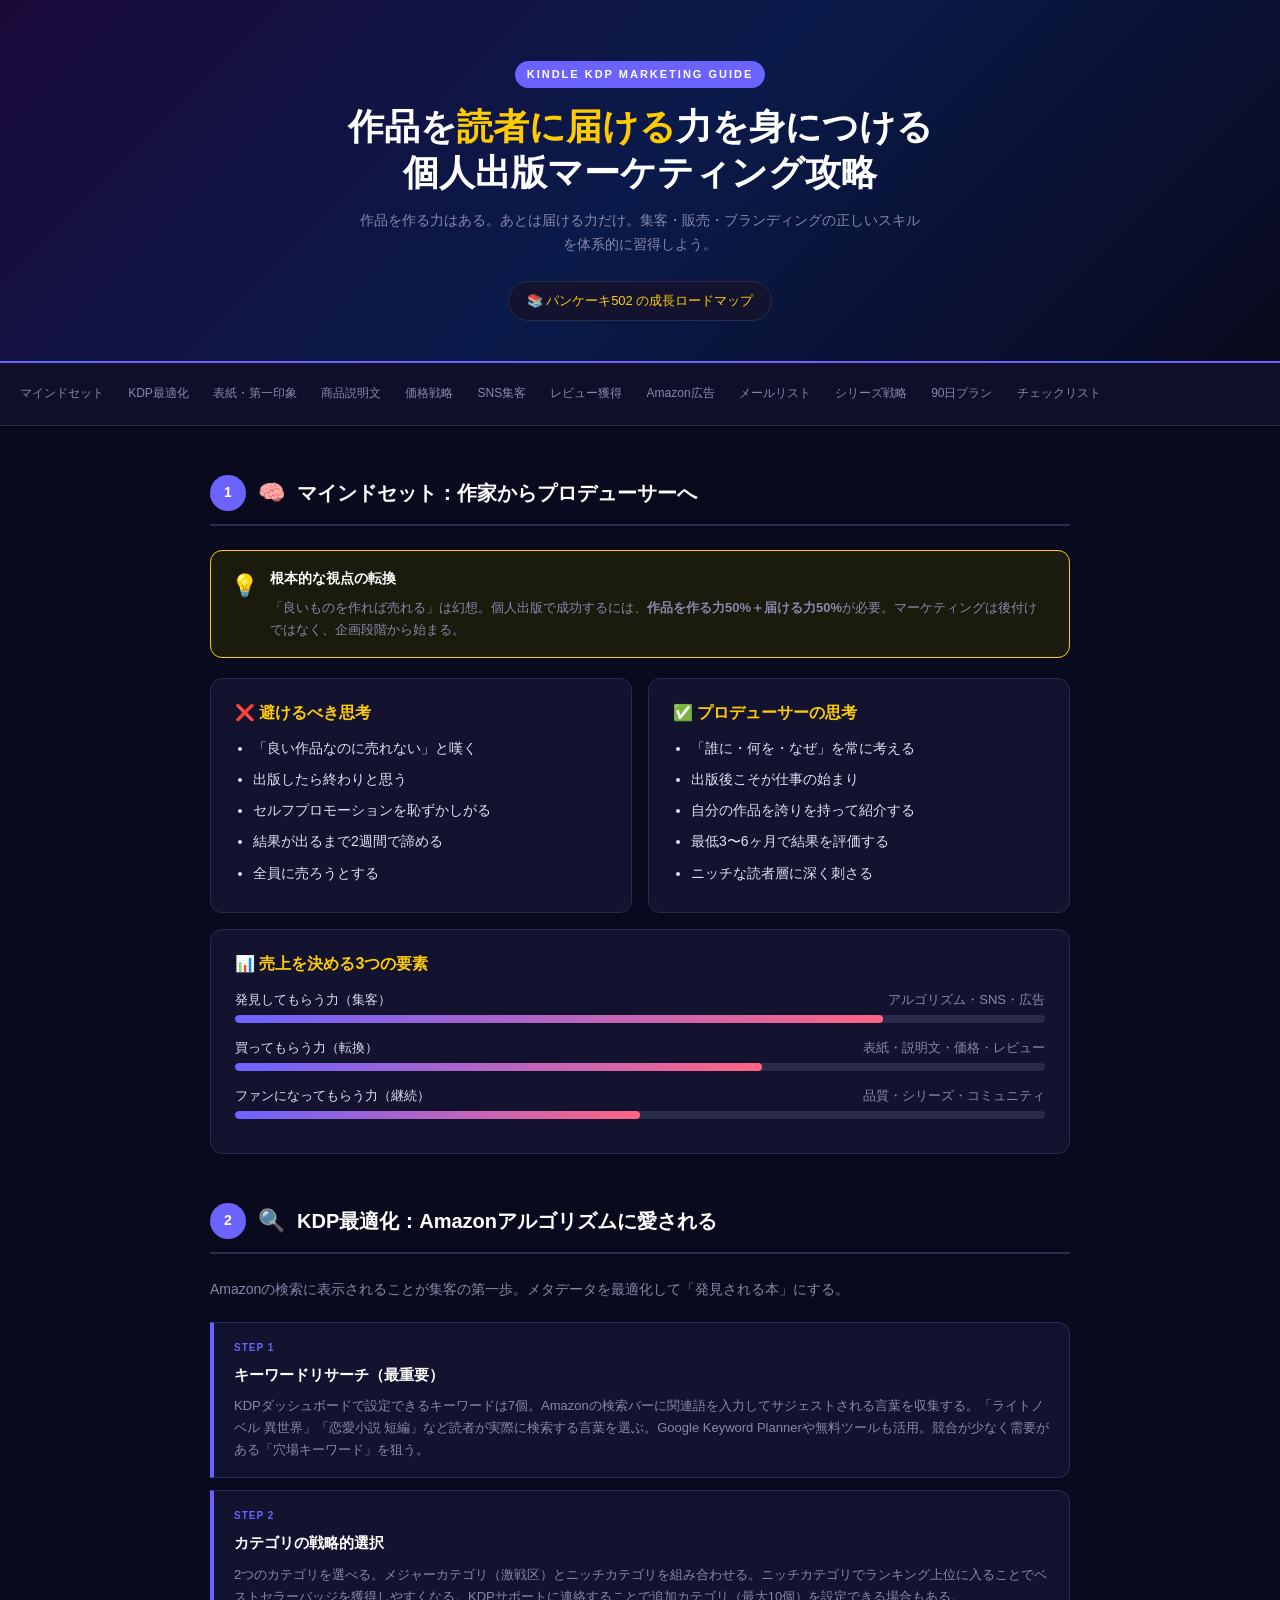
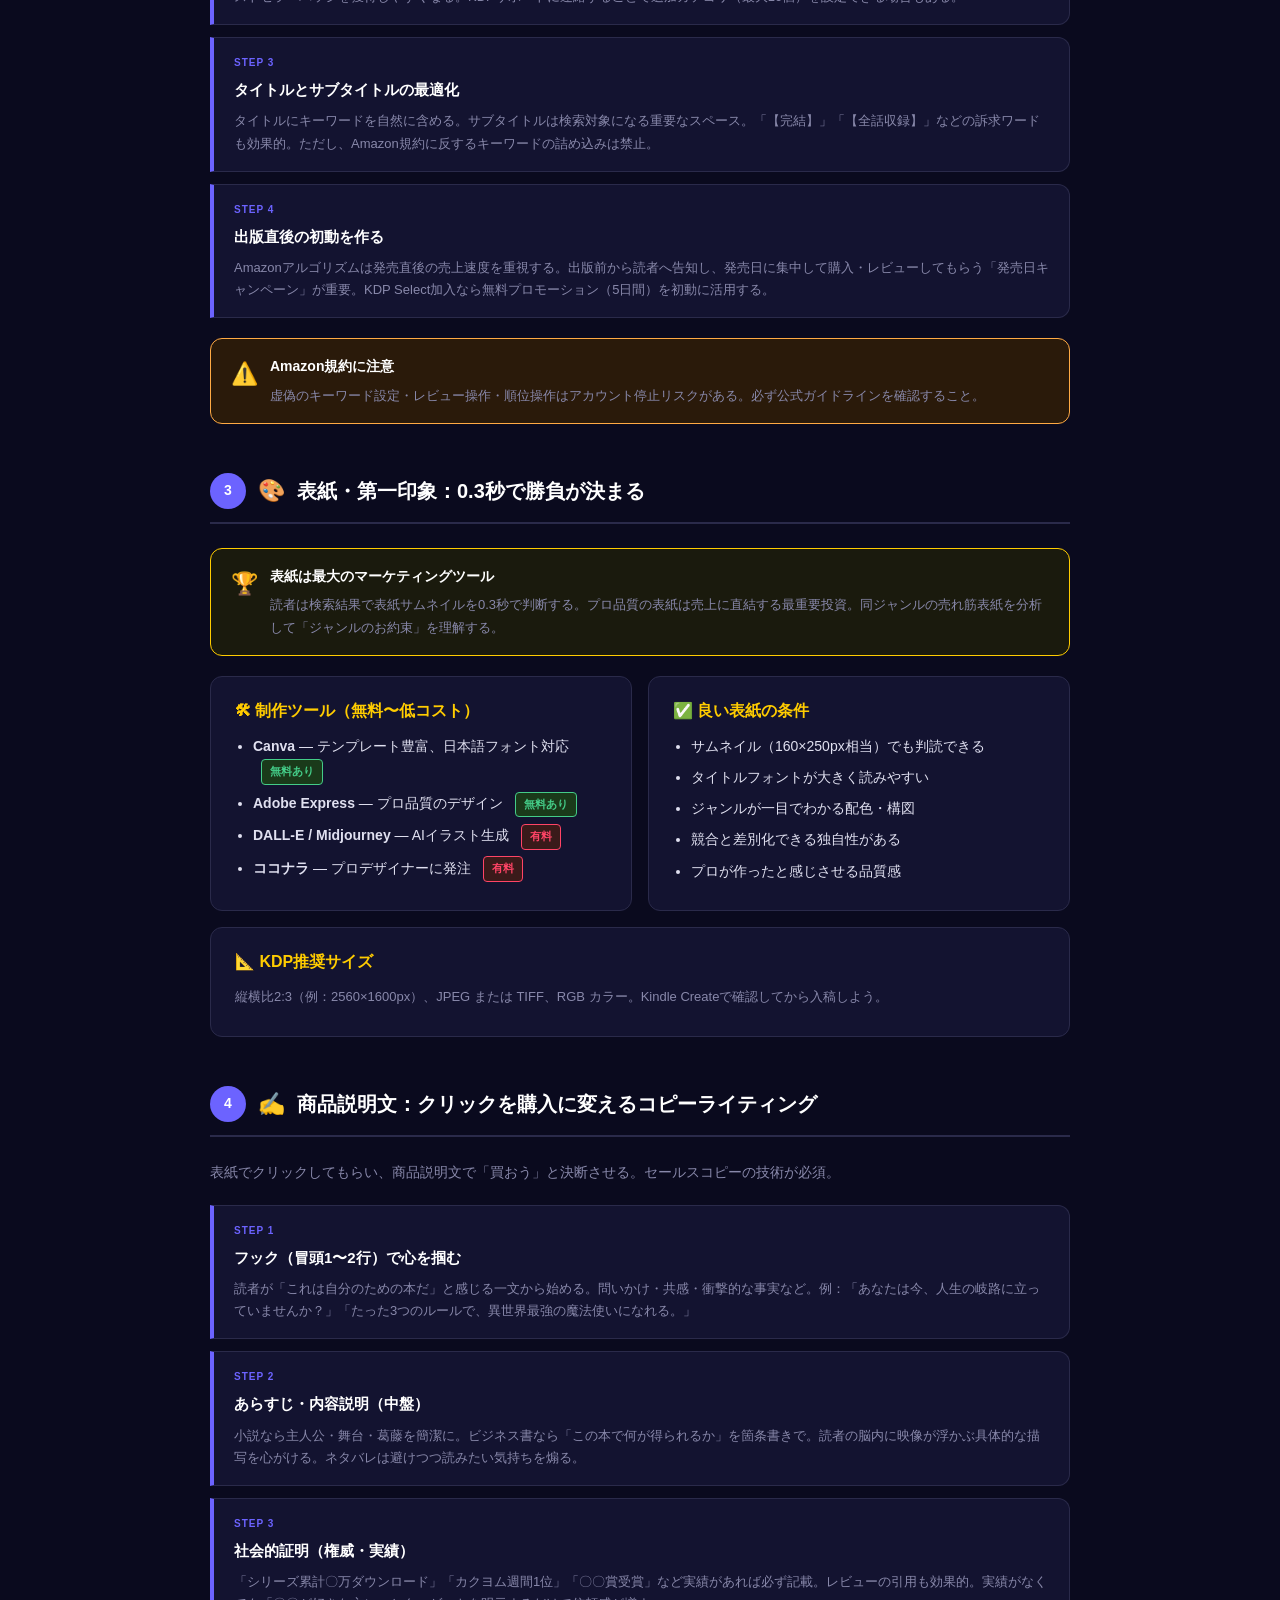
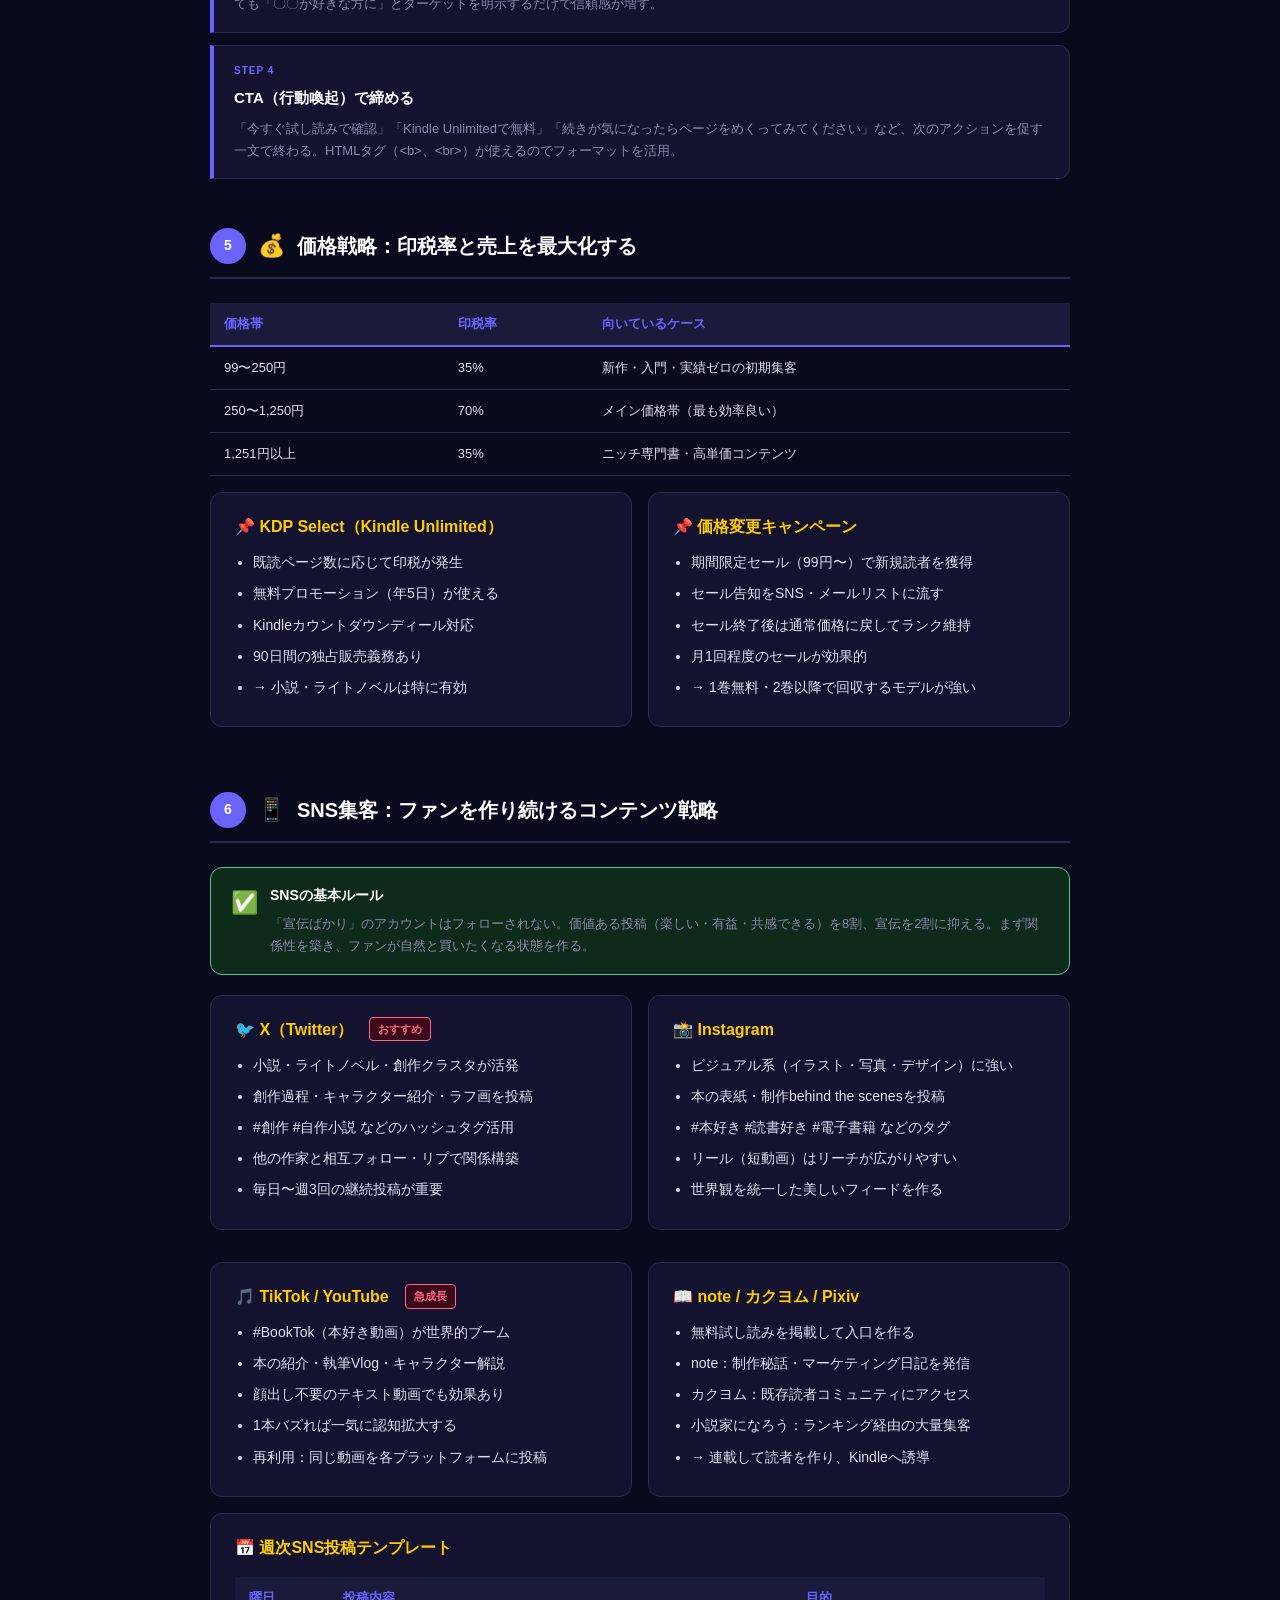
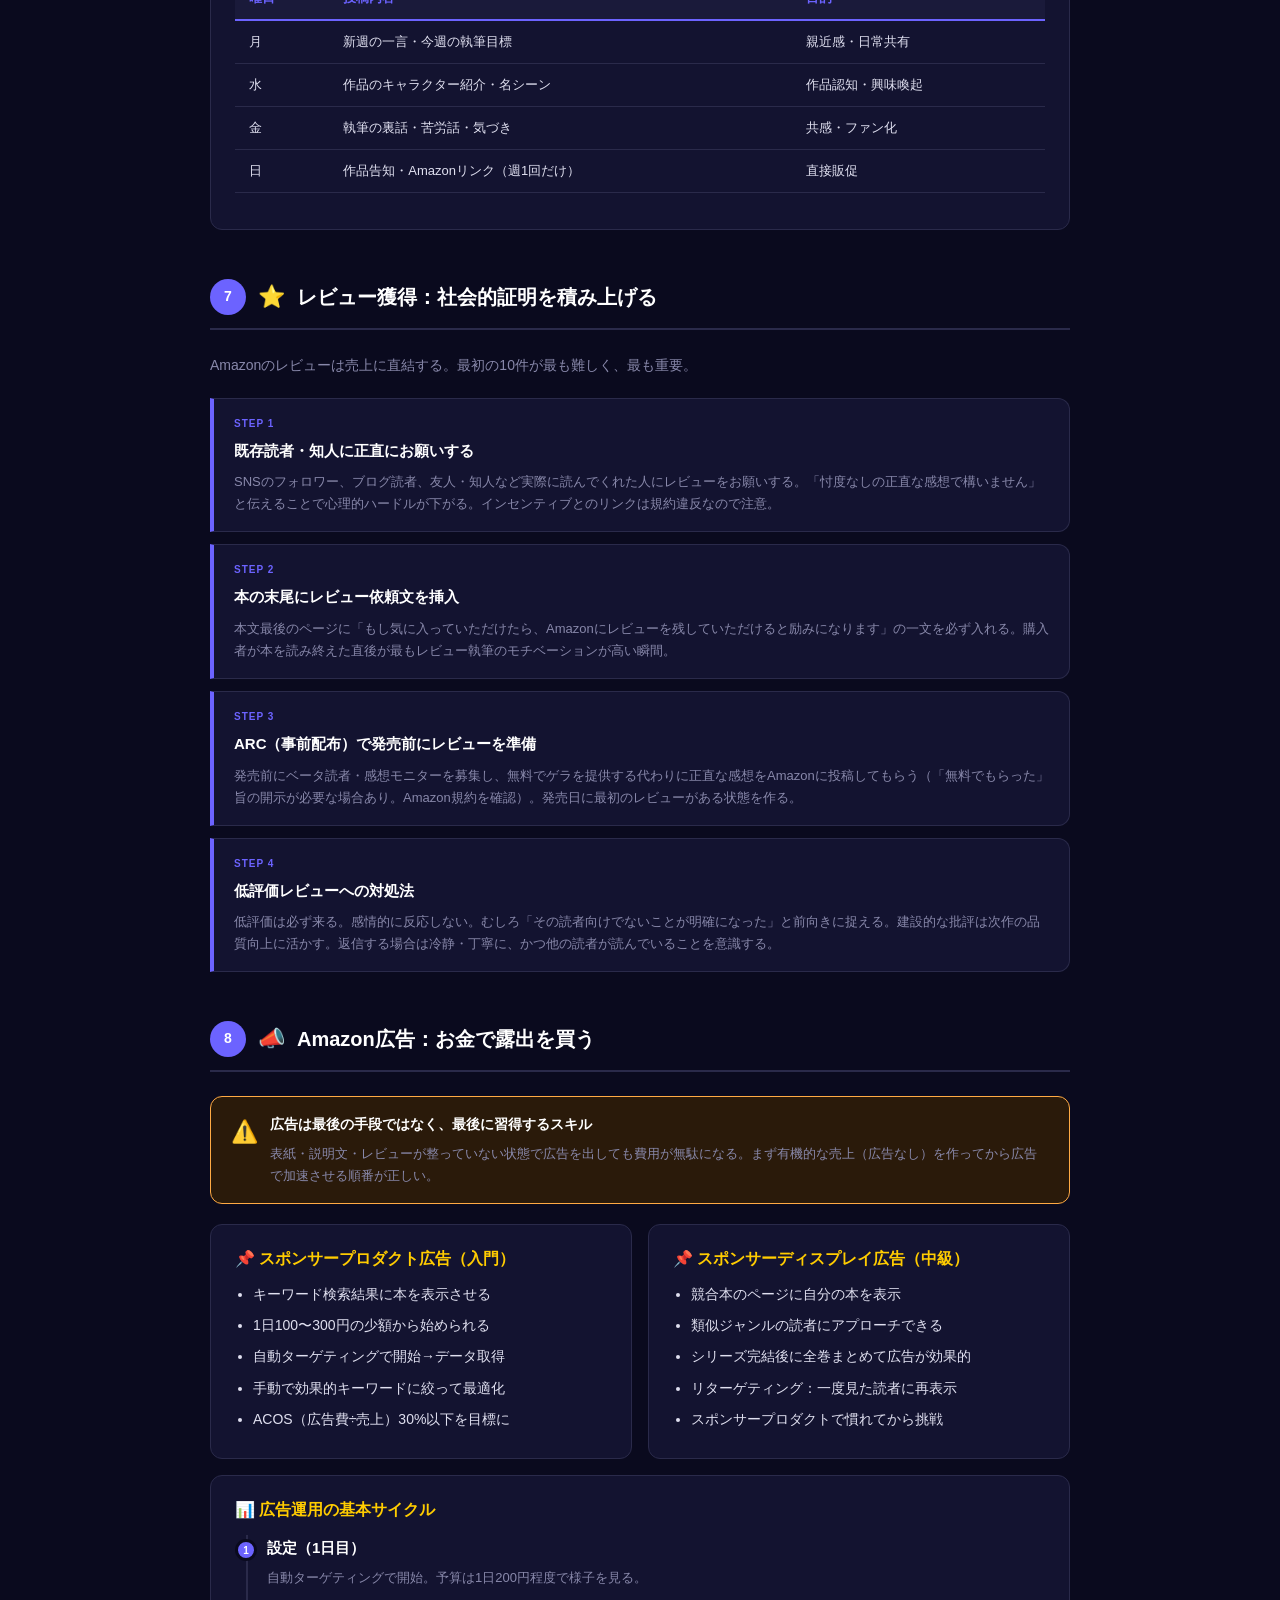
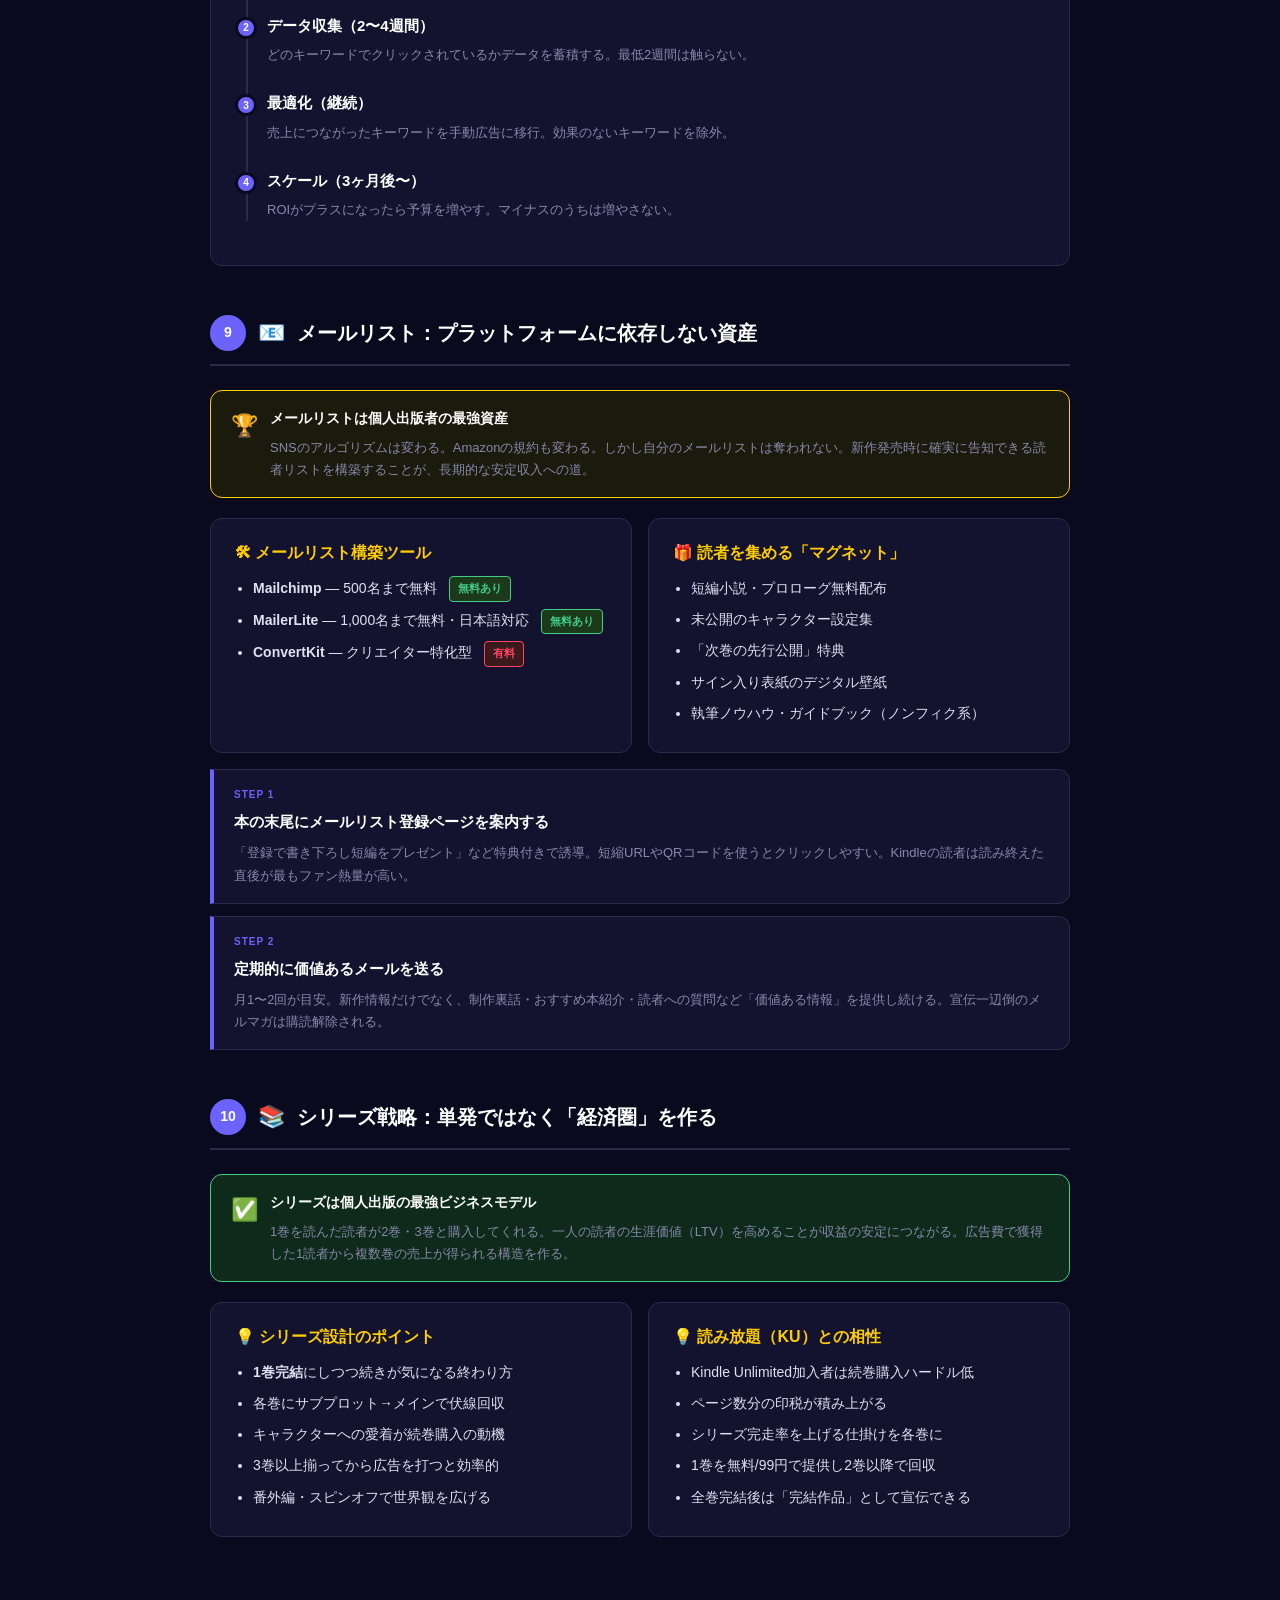
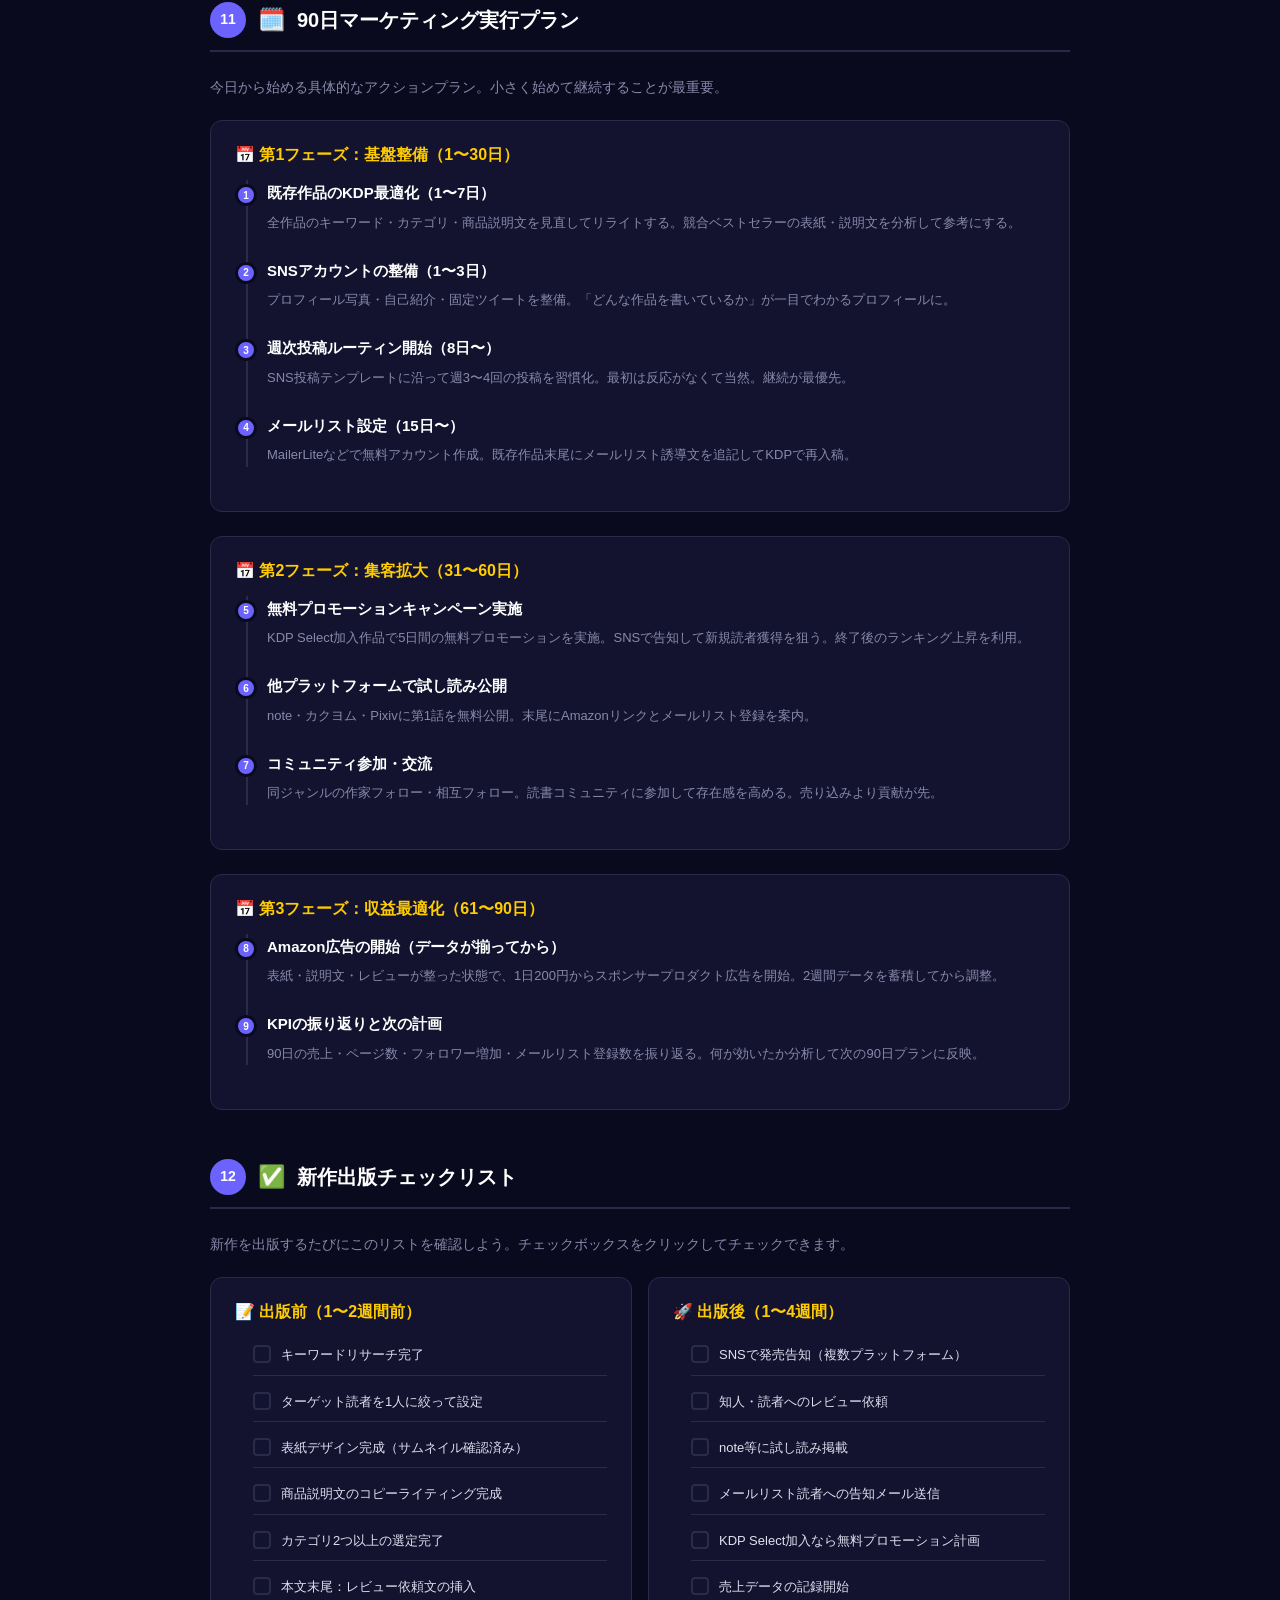
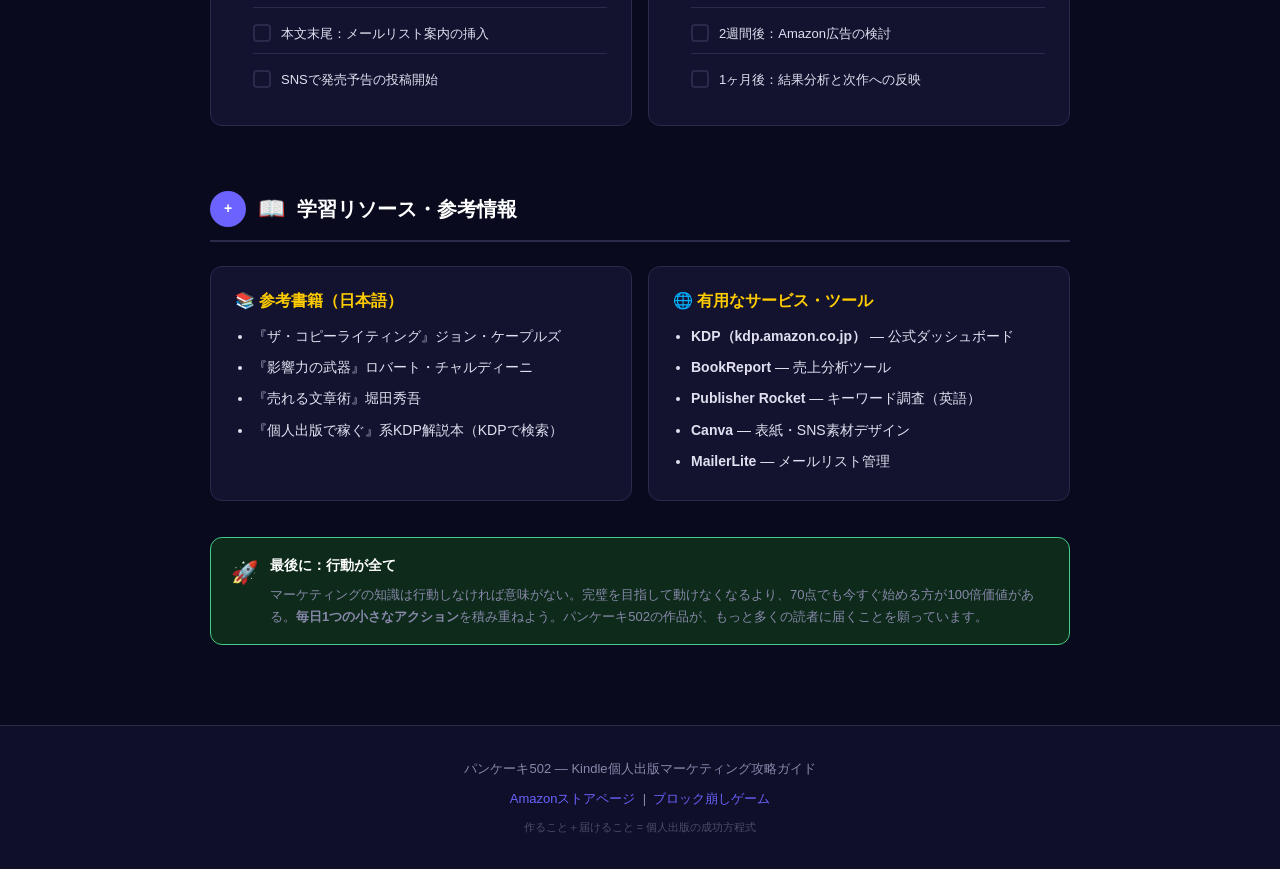
<file: marketing.html>
<!DOCTYPE html>
<html lang="ja">
<head>
  <meta charset="UTF-8">
  <meta name="viewport" content="width=device-width, initial-scale=1.0">
  <title>Kindle個人出版 マーケティング攻略ガイド | パンケーキ502</title>
  <style>
    :root {
      --bg: #0a0a1e;
      --bg2: #0f0f2a;
      --card: #131330;
      --accent: #6c63ff;
      --accent2: #ff6584;
      --gold: #ffcc00;
      --text: #e0e0f0;
      --muted: #8888aa;
      --border: #2a2a4a;
      --success: #44cc88;
      --warning: #ffaa44;
      --danger: #ff4466;
    }

    * { box-sizing: border-box; margin: 0; padding: 0; }

    body {
      background: var(--bg);
      color: var(--text);
      font-family: 'Hiragino Sans', 'Noto Sans JP', 'Yu Gothic', sans-serif;
      line-height: 1.7;
      font-size: 15px;
    }

    /* ─── ヘッダー ─── */
    .hero {
      background: linear-gradient(135deg, #1a0a3a, #0a1a4a, #0a0a1e);
      border-bottom: 2px solid var(--accent);
      padding: 60px 20px 40px;
      text-align: center;
    }

    .hero-tag {
      display: inline-block;
      background: var(--accent);
      color: #fff;
      font-size: 11px;
      font-weight: bold;
      letter-spacing: 2px;
      padding: 4px 12px;
      border-radius: 20px;
      margin-bottom: 16px;
      text-transform: uppercase;
    }

    .hero h1 {
      font-size: clamp(22px, 5vw, 36px);
      font-weight: 900;
      color: #fff;
      margin-bottom: 12px;
      line-height: 1.3;
    }

    .hero h1 span { color: var(--gold); }

    .hero p {
      color: var(--muted);
      font-size: 14px;
      max-width: 560px;
      margin: 0 auto 24px;
    }

    .author-badge {
      display: inline-flex;
      align-items: center;
      gap: 8px;
      background: var(--card);
      border: 1px solid var(--border);
      border-radius: 30px;
      padding: 8px 18px;
      font-size: 13px;
      color: var(--gold);
    }

    /* ─── ナビ ─── */
    .toc {
      background: var(--bg2);
      border-bottom: 1px solid var(--border);
      padding: 16px 20px;
      position: sticky;
      top: 0;
      z-index: 100;
      overflow-x: auto;
      white-space: nowrap;
    }

    .toc a {
      display: inline-block;
      color: var(--muted);
      text-decoration: none;
      font-size: 12px;
      margin-right: 20px;
      padding: 4px 0;
      border-bottom: 2px solid transparent;
      transition: color 0.2s, border-color 0.2s;
    }

    .toc a:hover {
      color: var(--accent);
      border-bottom-color: var(--accent);
    }

    /* ─── メインレイアウト ─── */
    .container {
      max-width: 900px;
      margin: 0 auto;
      padding: 0 20px 60px;
    }

    /* ─── セクション ─── */
    .section {
      margin-top: 48px;
    }

    .section-header {
      display: flex;
      align-items: center;
      gap: 12px;
      margin-bottom: 24px;
      padding-bottom: 12px;
      border-bottom: 2px solid var(--border);
    }

    .section-num {
      display: flex;
      align-items: center;
      justify-content: center;
      width: 36px;
      height: 36px;
      background: var(--accent);
      border-radius: 50%;
      font-size: 14px;
      font-weight: bold;
      color: #fff;
      flex-shrink: 0;
    }

    .section-header h2 {
      font-size: 20px;
      color: #fff;
    }

    .section-icon {
      font-size: 22px;
    }

    /* ─── カード ─── */
    .card {
      background: var(--card);
      border: 1px solid var(--border);
      border-radius: 12px;
      padding: 20px 24px;
      margin-bottom: 16px;
    }

    .card h3 {
      font-size: 16px;
      color: var(--gold);
      margin-bottom: 10px;
      display: flex;
      align-items: center;
      gap: 8px;
    }

    .card p, .card li {
      color: var(--text);
      font-size: 14px;
      line-height: 1.8;
    }

    .card ul {
      padding-left: 18px;
    }

    .card li {
      margin-bottom: 6px;
    }

    /* ─── グリッド ─── */
    .grid-2 {
      display: grid;
      grid-template-columns: repeat(auto-fit, minmax(280px, 1fr));
      gap: 16px;
    }

    /* ─── ステップ ─── */
    .steps {
      counter-reset: step;
    }

    .step {
      background: var(--card);
      border: 1px solid var(--border);
      border-left: 4px solid var(--accent);
      border-radius: 0 12px 12px 0;
      padding: 16px 20px;
      margin-bottom: 12px;
      counter-increment: step;
      position: relative;
    }

    .step::before {
      content: "STEP " counter(step);
      display: block;
      font-size: 10px;
      font-weight: bold;
      color: var(--accent);
      letter-spacing: 1px;
      margin-bottom: 6px;
    }

    .step h3 {
      font-size: 15px;
      color: #fff;
      margin-bottom: 8px;
    }

    .step p {
      font-size: 13px;
      color: var(--muted);
      line-height: 1.7;
    }

    /* ─── バッジ ─── */
    .badge {
      display: inline-block;
      font-size: 11px;
      font-weight: bold;
      padding: 2px 8px;
      border-radius: 4px;
      margin-left: 8px;
      vertical-align: middle;
    }

    .badge-free { background: #1a3a1a; color: var(--success); border: 1px solid var(--success); }
    .badge-paid { background: #3a1a1a; color: var(--danger); border: 1px solid var(--danger); }
    .badge-key  { background: #2a2a0a; color: var(--gold); border: 1px solid var(--gold); }
    .badge-hot  { background: #3a0a1a; color: var(--accent2); border: 1px solid var(--accent2); }

    /* ─── 強調ボックス ─── */
    .callout {
      border-radius: 12px;
      padding: 16px 20px;
      margin: 20px 0;
      display: flex;
      gap: 12px;
      align-items: flex-start;
    }

    .callout-tip { background: #0d2a1a; border: 1px solid var(--success); }
    .callout-warn { background: #2a1a0a; border: 1px solid var(--warning); }
    .callout-key { background: #1a1a0d; border: 1px solid var(--gold); }

    .callout-icon { font-size: 22px; flex-shrink: 0; }
    .callout-body h4 { font-size: 14px; color: #fff; margin-bottom: 6px; }
    .callout-body p { font-size: 13px; color: var(--muted); line-height: 1.7; }

    /* ─── 表 ─── */
    .table-wrap { overflow-x: auto; margin: 16px 0; }

    table {
      width: 100%;
      border-collapse: collapse;
      font-size: 13px;
    }

    th {
      background: #1a1a3a;
      color: var(--accent);
      text-align: left;
      padding: 10px 14px;
      border-bottom: 2px solid var(--accent);
      white-space: nowrap;
    }

    td {
      padding: 10px 14px;
      border-bottom: 1px solid var(--border);
      color: var(--text);
    }

    tr:hover td { background: #0f0f28; }

    /* ─── スキルメーター ─── */
    .skill-bar {
      margin-bottom: 14px;
    }

    .skill-bar-label {
      display: flex;
      justify-content: space-between;
      margin-bottom: 4px;
      font-size: 13px;
    }

    .skill-bar-label span:first-child { color: var(--text); }
    .skill-bar-label span:last-child { color: var(--muted); }

    .skill-track {
      height: 8px;
      background: var(--border);
      border-radius: 4px;
      overflow: hidden;
    }

    .skill-fill {
      height: 100%;
      border-radius: 4px;
      background: linear-gradient(90deg, var(--accent), var(--accent2));
    }

    /* ─── チェックリスト ─── */
    .checklist {
      list-style: none;
      padding: 0;
    }

    .checklist li {
      display: flex;
      align-items: flex-start;
      gap: 10px;
      padding: 8px 0;
      border-bottom: 1px solid var(--border);
      font-size: 13px;
      color: var(--text);
    }

    .checklist li:last-child { border-bottom: none; }

    .check-box {
      width: 18px;
      height: 18px;
      border: 2px solid var(--border);
      border-radius: 4px;
      flex-shrink: 0;
      margin-top: 2px;
      cursor: pointer;
      transition: background 0.2s, border-color 0.2s;
    }

    .check-box:hover {
      border-color: var(--accent);
    }

    .check-box.checked {
      background: var(--accent);
      border-color: var(--accent);
    }

    .check-box.checked::after {
      content: "✓";
      display: flex;
      align-items: center;
      justify-content: center;
      color: white;
      font-size: 12px;
      height: 100%;
    }

    /* ─── 月間プランタイムライン ─── */
    .timeline {
      position: relative;
      padding-left: 32px;
    }

    .timeline::before {
      content: "";
      position: absolute;
      left: 11px;
      top: 0;
      bottom: 0;
      width: 2px;
      background: var(--border);
    }

    .timeline-item {
      position: relative;
      margin-bottom: 24px;
    }

    .timeline-dot {
      position: absolute;
      left: -32px;
      top: 4px;
      width: 22px;
      height: 22px;
      border-radius: 50%;
      background: var(--accent);
      border: 3px solid var(--bg);
      display: flex;
      align-items: center;
      justify-content: center;
      font-size: 10px;
      color: white;
      font-weight: bold;
    }

    .timeline-title {
      font-size: 15px;
      font-weight: bold;
      color: #fff;
      margin-bottom: 6px;
    }

    .timeline-desc {
      font-size: 13px;
      color: var(--muted);
      line-height: 1.7;
    }

    /* ─── フッター ─── */
    footer {
      background: var(--bg2);
      border-top: 1px solid var(--border);
      padding: 32px 20px;
      text-align: center;
      color: var(--muted);
      font-size: 13px;
    }

    footer a {
      color: var(--accent);
      text-decoration: none;
    }

    /* ─── レスポンシブ ─── */
    @media (max-width: 600px) {
      .hero { padding: 40px 16px 28px; }
      .container { padding: 0 12px 40px; }
      .card { padding: 14px 16px; }
    }
  </style>
</head>
<body>

<!-- ヘッダー -->
<div class="hero">
  <div class="hero-tag">Kindle KDP Marketing Guide</div>
  <h1>作品を<span>読者に届ける</span>力を身につける<br>個人出版マーケティング攻略</h1>
  <p>作品を作る力はある。あとは届ける力だけ。集客・販売・ブランディングの正しいスキルを体系的に習得しよう。</p>
  <div class="author-badge">📚 パンケーキ502 の成長ロードマップ</div>
</div>

<!-- ナビ -->
<nav class="toc">
  <a href="#mindset">マインドセット</a>
  <a href="#kdp-opt">KDP最適化</a>
  <a href="#cover">表紙・第一印象</a>
  <a href="#description">商品説明文</a>
  <a href="#pricing">価格戦略</a>
  <a href="#sns">SNS集客</a>
  <a href="#reviews">レビュー獲得</a>
  <a href="#ads">Amazon広告</a>
  <a href="#email">メールリスト</a>
  <a href="#series">シリーズ戦略</a>
  <a href="#plan">90日プラン</a>
  <a href="#checklist">チェックリスト</a>
</nav>

<div class="container">

  <!-- マインドセット -->
  <section class="section" id="mindset">
    <div class="section-header">
      <div class="section-num">1</div>
      <span class="section-icon">🧠</span>
      <h2>マインドセット：作家からプロデューサーへ</h2>
    </div>

    <div class="callout callout-key">
      <span class="callout-icon">💡</span>
      <div class="callout-body">
        <h4>根本的な視点の転換</h4>
        <p>「良いものを作れば売れる」は幻想。個人出版で成功するには、<strong>作品を作る力50%＋届ける力50%</strong>が必要。マーケティングは後付けではなく、企画段階から始まる。</p>
      </div>
    </div>

    <div class="grid-2">
      <div class="card">
        <h3>❌ 避けるべき思考</h3>
        <ul>
          <li>「良い作品なのに売れない」と嘆く</li>
          <li>出版したら終わりと思う</li>
          <li>セルフプロモーションを恥ずかしがる</li>
          <li>結果が出るまで2週間で諦める</li>
          <li>全員に売ろうとする</li>
        </ul>
      </div>
      <div class="card">
        <h3>✅ プロデューサーの思考</h3>
        <ul>
          <li>「誰に・何を・なぜ」を常に考える</li>
          <li>出版後こそが仕事の始まり</li>
          <li>自分の作品を誇りを持って紹介する</li>
          <li>最低3〜6ヶ月で結果を評価する</li>
          <li>ニッチな読者層に深く刺さる</li>
        </ul>
      </div>
    </div>

    <div class="card">
      <h3>📊 売上を決める3つの要素</h3>
      <div style="margin-top: 12px;">
        <div class="skill-bar">
          <div class="skill-bar-label"><span>発見してもらう力（集客）</span><span>アルゴリズム・SNS・広告</span></div>
          <div class="skill-track"><div class="skill-fill" style="width:80%"></div></div>
        </div>
        <div class="skill-bar">
          <div class="skill-bar-label"><span>買ってもらう力（転換）</span><span>表紙・説明文・価格・レビュー</span></div>
          <div class="skill-track"><div class="skill-fill" style="width:65%"></div></div>
        </div>
        <div class="skill-bar">
          <div class="skill-bar-label"><span>ファンになってもらう力（継続）</span><span>品質・シリーズ・コミュニティ</span></div>
          <div class="skill-track"><div class="skill-fill" style="width:50%"></div></div>
        </div>
      </div>
    </div>
  </section>

  <!-- KDP最適化 -->
  <section class="section" id="kdp-opt">
    <div class="section-header">
      <div class="section-num">2</div>
      <span class="section-icon">🔍</span>
      <h2>KDP最適化：Amazonアルゴリズムに愛される</h2>
    </div>

    <p style="color: var(--muted); margin-bottom: 20px; font-size: 14px;">Amazonの検索に表示されることが集客の第一歩。メタデータを最適化して「発見される本」にする。</p>

    <div class="steps">
      <div class="step">
        <h3>キーワードリサーチ（最重要）</h3>
        <p>KDPダッシュボードで設定できるキーワードは7個。Amazonの検索バーに関連語を入力してサジェストされる言葉を収集する。「ライトノベル 異世界」「恋愛小説 短編」など読者が実際に検索する言葉を選ぶ。Google Keyword Plannerや無料ツールも活用。競合が少なく需要がある「穴場キーワード」を狙う。</p>
      </div>
      <div class="step">
        <h3>カテゴリの戦略的選択</h3>
        <p>2つのカテゴリを選べる。メジャーカテゴリ（激戦区）とニッチカテゴリを組み合わせる。ニッチカテゴリでランキング上位に入ることでベストセラーバッジを獲得しやすくなる。KDPサポートに連絡することで追加カテゴリ（最大10個）を設定できる場合もある。</p>
      </div>
      <div class="step">
        <h3>タイトルとサブタイトルの最適化</h3>
        <p>タイトルにキーワードを自然に含める。サブタイトルは検索対象になる重要なスペース。「【完結】」「【全話収録】」などの訴求ワードも効果的。ただし、Amazon規約に反するキーワードの詰め込みは禁止。</p>
      </div>
      <div class="step">
        <h3>出版直後の初動を作る</h3>
        <p>Amazonアルゴリズムは発売直後の売上速度を重視する。出版前から読者へ告知し、発売日に集中して購入・レビューしてもらう「発売日キャンペーン」が重要。KDP Select加入なら無料プロモーション（5日間）を初動に活用する。</p>
      </div>
    </div>

    <div class="callout callout-warn">
      <span class="callout-icon">⚠️</span>
      <div class="callout-body">
        <h4>Amazon規約に注意</h4>
        <p>虚偽のキーワード設定・レビュー操作・順位操作はアカウント停止リスクがある。必ず公式ガイドラインを確認すること。</p>
      </div>
    </div>
  </section>

  <!-- 表紙 -->
  <section class="section" id="cover">
    <div class="section-header">
      <div class="section-num">3</div>
      <span class="section-icon">🎨</span>
      <h2>表紙・第一印象：0.3秒で勝負が決まる</h2>
    </div>

    <div class="callout callout-key">
      <span class="callout-icon">🏆</span>
      <div class="callout-body">
        <h4>表紙は最大のマーケティングツール</h4>
        <p>読者は検索結果で表紙サムネイルを0.3秒で判断する。プロ品質の表紙は売上に直結する最重要投資。同ジャンルの売れ筋表紙を分析して「ジャンルのお約束」を理解する。</p>
      </div>
    </div>

    <div class="grid-2">
      <div class="card">
        <h3>🛠 制作ツール（無料〜低コスト）</h3>
        <ul>
          <li><strong>Canva</strong> — テンプレート豊富、日本語フォント対応 <span class="badge badge-free">無料あり</span></li>
          <li><strong>Adobe Express</strong> — プロ品質のデザイン <span class="badge badge-free">無料あり</span></li>
          <li><strong>DALL-E / Midjourney</strong> — AIイラスト生成 <span class="badge badge-paid">有料</span></li>
          <li><strong>ココナラ</strong> — プロデザイナーに発注 <span class="badge badge-paid">有料</span></li>
        </ul>
      </div>
      <div class="card">
        <h3>✅ 良い表紙の条件</h3>
        <ul>
          <li>サムネイル（160×250px相当）でも判読できる</li>
          <li>タイトルフォントが大きく読みやすい</li>
          <li>ジャンルが一目でわかる配色・構図</li>
          <li>競合と差別化できる独自性がある</li>
          <li>プロが作ったと感じさせる品質感</li>
        </ul>
      </div>
    </div>

    <div class="card">
      <h3>📐 KDP推奨サイズ</h3>
      <p style="margin-bottom: 8px; font-size: 13px; color: var(--muted);">縦横比2:3（例：2560×1600px）、JPEG または TIFF、RGB カラー。Kindle Createで確認してから入稿しよう。</p>
    </div>
  </section>

  <!-- 商品説明文 -->
  <section class="section" id="description">
    <div class="section-header">
      <div class="section-num">4</div>
      <span class="section-icon">✍️</span>
      <h2>商品説明文：クリックを購入に変えるコピーライティング</h2>
    </div>

    <p style="color: var(--muted); margin-bottom: 20px; font-size: 14px;">表紙でクリックしてもらい、商品説明文で「買おう」と決断させる。セールスコピーの技術が必須。</p>

    <div class="steps">
      <div class="step">
        <h3>フック（冒頭1〜2行）で心を掴む</h3>
        <p>読者が「これは自分のための本だ」と感じる一文から始める。問いかけ・共感・衝撃的な事実など。例：「あなたは今、人生の岐路に立っていませんか？」「たった3つのルールで、異世界最強の魔法使いになれる。」</p>
      </div>
      <div class="step">
        <h3>あらすじ・内容説明（中盤）</h3>
        <p>小説なら主人公・舞台・葛藤を簡潔に。ビジネス書なら「この本で何が得られるか」を箇条書きで。読者の脳内に映像が浮かぶ具体的な描写を心がける。ネタバレは避けつつ読みたい気持ちを煽る。</p>
      </div>
      <div class="step">
        <h3>社会的証明（権威・実績）</h3>
        <p>「シリーズ累計〇万ダウンロード」「カクヨム週間1位」「〇〇賞受賞」など実績があれば必ず記載。レビューの引用も効果的。実績がなくても「〇〇が好きな方に」とターゲットを明示するだけで信頼感が増す。</p>
      </div>
      <div class="step">
        <h3>CTA（行動喚起）で締める</h3>
        <p>「今すぐ試し読みで確認」「Kindle Unlimitedで無料」「続きが気になったらページをめくってみてください」など、次のアクションを促す一文で終わる。HTMLタグ（&lt;b&gt;、&lt;br&gt;）が使えるのでフォーマットを活用。</p>
      </div>
    </div>
  </section>

  <!-- 価格戦略 -->
  <section class="section" id="pricing">
    <div class="section-header">
      <div class="section-num">5</div>
      <span class="section-icon">💰</span>
      <h2>価格戦略：印税率と売上を最大化する</h2>
    </div>

    <div class="table-wrap">
      <table>
        <thead>
          <tr>
            <th>価格帯</th>
            <th>印税率</th>
            <th>向いているケース</th>
          </tr>
        </thead>
        <tbody>
          <tr>
            <td>99〜250円</td>
            <td>35%</td>
            <td>新作・入門・実績ゼロの初期集客</td>
          </tr>
          <tr>
            <td>250〜1,250円</td>
            <td>70%</td>
            <td>メイン価格帯（最も効率良い）</td>
          </tr>
          <tr>
            <td>1,251円以上</td>
            <td>35%</td>
            <td>ニッチ専門書・高単価コンテンツ</td>
          </tr>
        </tbody>
      </table>
    </div>

    <div class="grid-2">
      <div class="card">
        <h3>📌 KDP Select（Kindle Unlimited）</h3>
        <ul>
          <li>既読ページ数に応じて印税が発生</li>
          <li>無料プロモーション（年5日）が使える</li>
          <li>Kindleカウントダウンディール対応</li>
          <li>90日間の独占販売義務あり</li>
          <li>→ 小説・ライトノベルは特に有効</li>
        </ul>
      </div>
      <div class="card">
        <h3>📌 価格変更キャンペーン</h3>
        <ul>
          <li>期間限定セール（99円〜）で新規読者を獲得</li>
          <li>セール告知をSNS・メールリストに流す</li>
          <li>セール終了後は通常価格に戻してランク維持</li>
          <li>月1回程度のセールが効果的</li>
          <li>→ 1巻無料・2巻以降で回収するモデルが強い</li>
        </ul>
      </div>
    </div>
  </section>

  <!-- SNS集客 -->
  <section class="section" id="sns">
    <div class="section-header">
      <div class="section-num">6</div>
      <span class="section-icon">📱</span>
      <h2>SNS集客：ファンを作り続けるコンテンツ戦略</h2>
    </div>

    <div class="callout callout-tip">
      <span class="callout-icon">✅</span>
      <div class="callout-body">
        <h4>SNSの基本ルール</h4>
        <p>「宣伝ばかり」のアカウントはフォローされない。価値ある投稿（楽しい・有益・共感できる）を8割、宣伝を2割に抑える。まず関係性を築き、ファンが自然と買いたくなる状態を作る。</p>
      </div>
    </div>

    <div class="grid-2">
      <div class="card">
        <h3>🐦 X（Twitter）<span class="badge badge-hot">おすすめ</span></h3>
        <ul>
          <li>小説・ライトノベル・創作クラスタが活発</li>
          <li>創作過程・キャラクター紹介・ラフ画を投稿</li>
          <li>#創作 #自作小説 などのハッシュタグ活用</li>
          <li>他の作家と相互フォロー・リプで関係構築</li>
          <li>毎日〜週3回の継続投稿が重要</li>
        </ul>
      </div>
      <div class="card">
        <h3>📸 Instagram</h3>
        <ul>
          <li>ビジュアル系（イラスト・写真・デザイン）に強い</li>
          <li>本の表紙・制作behind the scenesを投稿</li>
          <li>#本好き #読書好き #電子書籍 などのタグ</li>
          <li>リール（短動画）はリーチが広がりやすい</li>
          <li>世界観を統一した美しいフィードを作る</li>
        </ul>
      </div>
      <div class="card">
        <h3>🎵 TikTok / YouTube<span class="badge badge-hot">急成長</span></h3>
        <ul>
          <li>#BookTok（本好き動画）が世界的ブーム</li>
          <li>本の紹介・執筆Vlog・キャラクター解説</li>
          <li>顔出し不要のテキスト動画でも効果あり</li>
          <li>1本バズれば一気に認知拡大する</li>
          <li>再利用：同じ動画を各プラットフォームに投稿</li>
        </ul>
      </div>
      <div class="card">
        <h3>📖 note / カクヨム / Pixiv</h3>
        <ul>
          <li>無料試し読みを掲載して入口を作る</li>
          <li>note：制作秘話・マーケティング日記を発信</li>
          <li>カクヨム：既存読者コミュニティにアクセス</li>
          <li>小説家になろう：ランキング経由の大量集客</li>
          <li>→ 連載して読者を作り、Kindleへ誘導</li>
        </ul>
      </div>
    </div>

    <div class="card">
      <h3>📅 週次SNS投稿テンプレート</h3>
      <div class="table-wrap">
        <table>
          <thead><tr><th>曜日</th><th>投稿内容</th><th>目的</th></tr></thead>
          <tbody>
            <tr><td>月</td><td>新週の一言・今週の執筆目標</td><td>親近感・日常共有</td></tr>
            <tr><td>水</td><td>作品のキャラクター紹介・名シーン</td><td>作品認知・興味喚起</td></tr>
            <tr><td>金</td><td>執筆の裏話・苦労話・気づき</td><td>共感・ファン化</td></tr>
            <tr><td>日</td><td>作品告知・Amazonリンク（週1回だけ）</td><td>直接販促</td></tr>
          </tbody>
        </table>
      </div>
    </div>
  </section>

  <!-- レビュー -->
  <section class="section" id="reviews">
    <div class="section-header">
      <div class="section-num">7</div>
      <span class="section-icon">⭐</span>
      <h2>レビュー獲得：社会的証明を積み上げる</h2>
    </div>

    <p style="color: var(--muted); margin-bottom: 20px; font-size: 14px;">Amazonのレビューは売上に直結する。最初の10件が最も難しく、最も重要。</p>

    <div class="steps">
      <div class="step">
        <h3>既存読者・知人に正直にお願いする</h3>
        <p>SNSのフォロワー、ブログ読者、友人・知人など実際に読んでくれた人にレビューをお願いする。「忖度なしの正直な感想で構いません」と伝えることで心理的ハードルが下がる。インセンティブとのリンクは規約違反なので注意。</p>
      </div>
      <div class="step">
        <h3>本の末尾にレビュー依頼文を挿入</h3>
        <p>本文最後のページに「もし気に入っていただけたら、Amazonにレビューを残していただけると励みになります」の一文を必ず入れる。購入者が本を読み終えた直後が最もレビュー執筆のモチベーションが高い瞬間。</p>
      </div>
      <div class="step">
        <h3>ARC（事前配布）で発売前にレビューを準備</h3>
        <p>発売前にベータ読者・感想モニターを募集し、無料でゲラを提供する代わりに正直な感想をAmazonに投稿してもらう（「無料でもらった」旨の開示が必要な場合あり。Amazon規約を確認）。発売日に最初のレビューがある状態を作る。</p>
      </div>
      <div class="step">
        <h3>低評価レビューへの対処法</h3>
        <p>低評価は必ず来る。感情的に反応しない。むしろ「その読者向けでないことが明確になった」と前向きに捉える。建設的な批評は次作の品質向上に活かす。返信する場合は冷静・丁寧に、かつ他の読者が読んでいることを意識する。</p>
      </div>
    </div>
  </section>

  <!-- Amazon広告 -->
  <section class="section" id="ads">
    <div class="section-header">
      <div class="section-num">8</div>
      <span class="section-icon">📣</span>
      <h2>Amazon広告：お金で露出を買う</h2>
    </div>

    <div class="callout callout-warn">
      <span class="callout-icon">⚠️</span>
      <div class="callout-body">
        <h4>広告は最後の手段ではなく、最後に習得するスキル</h4>
        <p>表紙・説明文・レビューが整っていない状態で広告を出しても費用が無駄になる。まず有機的な売上（広告なし）を作ってから広告で加速させる順番が正しい。</p>
      </div>
    </div>

    <div class="grid-2">
      <div class="card">
        <h3>📌 スポンサープロダクト広告（入門）</h3>
        <ul>
          <li>キーワード検索結果に本を表示させる</li>
          <li>1日100〜300円の少額から始められる</li>
          <li>自動ターゲティングで開始→データ取得</li>
          <li>手動で効果的キーワードに絞って最適化</li>
          <li>ACOS（広告費÷売上）30%以下を目標に</li>
        </ul>
      </div>
      <div class="card">
        <h3>📌 スポンサーディスプレイ広告（中級）</h3>
        <ul>
          <li>競合本のページに自分の本を表示</li>
          <li>類似ジャンルの読者にアプローチできる</li>
          <li>シリーズ完結後に全巻まとめて広告が効果的</li>
          <li>リターゲティング：一度見た読者に再表示</li>
          <li>スポンサープロダクトで慣れてから挑戦</li>
        </ul>
      </div>
    </div>

    <div class="card">
      <h3>📊 広告運用の基本サイクル</h3>
      <div class="timeline" style="margin-top: 12px;">
        <div class="timeline-item">
          <div class="timeline-dot">1</div>
          <div class="timeline-title">設定（1日目）</div>
          <div class="timeline-desc">自動ターゲティングで開始。予算は1日200円程度で様子を見る。</div>
        </div>
        <div class="timeline-item">
          <div class="timeline-dot">2</div>
          <div class="timeline-title">データ収集（2〜4週間）</div>
          <div class="timeline-desc">どのキーワードでクリックされているかデータを蓄積する。最低2週間は触らない。</div>
        </div>
        <div class="timeline-item">
          <div class="timeline-dot">3</div>
          <div class="timeline-title">最適化（継続）</div>
          <div class="timeline-desc">売上につながったキーワードを手動広告に移行。効果のないキーワードを除外。</div>
        </div>
        <div class="timeline-item">
          <div class="timeline-dot">4</div>
          <div class="timeline-title">スケール（3ヶ月後〜）</div>
          <div class="timeline-desc">ROIがプラスになったら予算を増やす。マイナスのうちは増やさない。</div>
        </div>
      </div>
    </div>
  </section>

  <!-- メールリスト -->
  <section class="section" id="email">
    <div class="section-header">
      <div class="section-num">9</div>
      <span class="section-icon">📧</span>
      <h2>メールリスト：プラットフォームに依存しない資産</h2>
    </div>

    <div class="callout callout-key">
      <span class="callout-icon">🏆</span>
      <div class="callout-body">
        <h4>メールリストは個人出版者の最強資産</h4>
        <p>SNSのアルゴリズムは変わる。Amazonの規約も変わる。しかし自分のメールリストは奪われない。新作発売時に確実に告知できる読者リストを構築することが、長期的な安定収入への道。</p>
      </div>
    </div>

    <div class="grid-2">
      <div class="card">
        <h3>🛠 メールリスト構築ツール</h3>
        <ul>
          <li><strong>Mailchimp</strong> — 500名まで無料 <span class="badge badge-free">無料あり</span></li>
          <li><strong>MailerLite</strong> — 1,000名まで無料・日本語対応 <span class="badge badge-free">無料あり</span></li>
          <li><strong>ConvertKit</strong> — クリエイター特化型 <span class="badge badge-paid">有料</span></li>
        </ul>
      </div>
      <div class="card">
        <h3>🎁 読者を集める「マグネット」</h3>
        <ul>
          <li>短編小説・プロローグ無料配布</li>
          <li>未公開のキャラクター設定集</li>
          <li>「次巻の先行公開」特典</li>
          <li>サイン入り表紙のデジタル壁紙</li>
          <li>執筆ノウハウ・ガイドブック（ノンフィク系）</li>
        </ul>
      </div>
    </div>

    <div class="steps">
      <div class="step">
        <h3>本の末尾にメールリスト登録ページを案内する</h3>
        <p>「登録で書き下ろし短編をプレゼント」など特典付きで誘導。短縮URLやQRコードを使うとクリックしやすい。Kindleの読者は読み終えた直後が最もファン熱量が高い。</p>
      </div>
      <div class="step">
        <h3>定期的に価値あるメールを送る</h3>
        <p>月1〜2回が目安。新作情報だけでなく、制作裏話・おすすめ本紹介・読者への質問など「価値ある情報」を提供し続ける。宣伝一辺倒のメルマガは購読解除される。</p>
      </div>
    </div>
  </section>

  <!-- シリーズ戦略 -->
  <section class="section" id="series">
    <div class="section-header">
      <div class="section-num">10</div>
      <span class="section-icon">📚</span>
      <h2>シリーズ戦略：単発ではなく「経済圏」を作る</h2>
    </div>

    <div class="callout callout-tip">
      <span class="callout-icon">✅</span>
      <div class="callout-body">
        <h4>シリーズは個人出版の最強ビジネスモデル</h4>
        <p>1巻を読んだ読者が2巻・3巻と購入してくれる。一人の読者の生涯価値（LTV）を高めることが収益の安定につながる。広告費で獲得した1読者から複数巻の売上が得られる構造を作る。</p>
      </div>
    </div>

    <div class="grid-2">
      <div class="card">
        <h3>💡 シリーズ設計のポイント</h3>
        <ul>
          <li><strong>1巻完結</strong>にしつつ続きが気になる終わり方</li>
          <li>各巻にサブプロット→メインで伏線回収</li>
          <li>キャラクターへの愛着が続巻購入の動機</li>
          <li>3巻以上揃ってから広告を打つと効率的</li>
          <li>番外編・スピンオフで世界観を広げる</li>
        </ul>
      </div>
      <div class="card">
        <h3>💡 読み放題（KU）との相性</h3>
        <ul>
          <li>Kindle Unlimited加入者は続巻購入ハードル低</li>
          <li>ページ数分の印税が積み上がる</li>
          <li>シリーズ完走率を上げる仕掛けを各巻に</li>
          <li>1巻を無料/99円で提供し2巻以降で回収</li>
          <li>全巻完結後は「完結作品」として宣伝できる</li>
        </ul>
      </div>
    </div>
  </section>

  <!-- 90日プラン -->
  <section class="section" id="plan">
    <div class="section-header">
      <div class="section-num">11</div>
      <span class="section-icon">🗓️</span>
      <h2>90日マーケティング実行プラン</h2>
    </div>

    <p style="color: var(--muted); margin-bottom: 20px; font-size: 14px;">今日から始める具体的なアクションプラン。小さく始めて継続することが最重要。</p>

    <div class="card" style="margin-bottom: 24px;">
      <h3>📅 第1フェーズ：基盤整備（1〜30日）</h3>
      <div class="timeline" style="margin-top: 12px;">
        <div class="timeline-item">
          <div class="timeline-dot">1</div>
          <div class="timeline-title">既存作品のKDP最適化（1〜7日）</div>
          <div class="timeline-desc">全作品のキーワード・カテゴリ・商品説明文を見直してリライトする。競合ベストセラーの表紙・説明文を分析して参考にする。</div>
        </div>
        <div class="timeline-item">
          <div class="timeline-dot">2</div>
          <div class="timeline-title">SNSアカウントの整備（1〜3日）</div>
          <div class="timeline-desc">プロフィール写真・自己紹介・固定ツイートを整備。「どんな作品を書いているか」が一目でわかるプロフィールに。</div>
        </div>
        <div class="timeline-item">
          <div class="timeline-dot">3</div>
          <div class="timeline-title">週次投稿ルーティン開始（8日〜）</div>
          <div class="timeline-desc">SNS投稿テンプレートに沿って週3〜4回の投稿を習慣化。最初は反応がなくて当然。継続が最優先。</div>
        </div>
        <div class="timeline-item">
          <div class="timeline-dot">4</div>
          <div class="timeline-title">メールリスト設定（15日〜）</div>
          <div class="timeline-desc">MailerLiteなどで無料アカウント作成。既存作品末尾にメールリスト誘導文を追記してKDPで再入稿。</div>
        </div>
      </div>
    </div>

    <div class="card" style="margin-bottom: 24px;">
      <h3>📅 第2フェーズ：集客拡大（31〜60日）</h3>
      <div class="timeline" style="margin-top: 12px;">
        <div class="timeline-item">
          <div class="timeline-dot">5</div>
          <div class="timeline-title">無料プロモーションキャンペーン実施</div>
          <div class="timeline-desc">KDP Select加入作品で5日間の無料プロモーションを実施。SNSで告知して新規読者獲得を狙う。終了後のランキング上昇を利用。</div>
        </div>
        <div class="timeline-item">
          <div class="timeline-dot">6</div>
          <div class="timeline-title">他プラットフォームで試し読み公開</div>
          <div class="timeline-desc">note・カクヨム・Pixivに第1話を無料公開。末尾にAmazonリンクとメールリスト登録を案内。</div>
        </div>
        <div class="timeline-item">
          <div class="timeline-dot">7</div>
          <div class="timeline-title">コミュニティ参加・交流</div>
          <div class="timeline-desc">同ジャンルの作家フォロー・相互フォロー。読書コミュニティに参加して存在感を高める。売り込みより貢献が先。</div>
        </div>
      </div>
    </div>

    <div class="card">
      <h3>📅 第3フェーズ：収益最適化（61〜90日）</h3>
      <div class="timeline" style="margin-top: 12px;">
        <div class="timeline-item">
          <div class="timeline-dot">8</div>
          <div class="timeline-title">Amazon広告の開始（データが揃ってから）</div>
          <div class="timeline-desc">表紙・説明文・レビューが整った状態で、1日200円からスポンサープロダクト広告を開始。2週間データを蓄積してから調整。</div>
        </div>
        <div class="timeline-item">
          <div class="timeline-dot">9</div>
          <div class="timeline-title">KPIの振り返りと次の計画</div>
          <div class="timeline-desc">90日の売上・ページ数・フォロワー増加・メールリスト登録数を振り返る。何が効いたか分析して次の90日プランに反映。</div>
        </div>
      </div>
    </div>
  </section>

  <!-- チェックリスト -->
  <section class="section" id="checklist">
    <div class="section-header">
      <div class="section-num">12</div>
      <span class="section-icon">✅</span>
      <h2>新作出版チェックリスト</h2>
    </div>

    <p style="color: var(--muted); margin-bottom: 20px; font-size: 14px;">新作を出版するたびにこのリストを確認しよう。チェックボックスをクリックしてチェックできます。</p>

    <div class="grid-2">
      <div class="card">
        <h3>📝 出版前（1〜2週間前）</h3>
        <ul class="checklist" id="checklist1">
          <li><div class="check-box" onclick="toggle(this)"></div>キーワードリサーチ完了</li>
          <li><div class="check-box" onclick="toggle(this)"></div>ターゲット読者を1人に絞って設定</li>
          <li><div class="check-box" onclick="toggle(this)"></div>表紙デザイン完成（サムネイル確認済み）</li>
          <li><div class="check-box" onclick="toggle(this)"></div>商品説明文のコピーライティング完成</li>
          <li><div class="check-box" onclick="toggle(this)"></div>カテゴリ2つ以上の選定完了</li>
          <li><div class="check-box" onclick="toggle(this)"></div>本文末尾：レビュー依頼文の挿入</li>
          <li><div class="check-box" onclick="toggle(this)"></div>本文末尾：メールリスト案内の挿入</li>
          <li><div class="check-box" onclick="toggle(this)"></div>SNSで発売予告の投稿開始</li>
        </ul>
      </div>
      <div class="card">
        <h3>🚀 出版後（1〜4週間）</h3>
        <ul class="checklist" id="checklist2">
          <li><div class="check-box" onclick="toggle(this)"></div>SNSで発売告知（複数プラットフォーム）</li>
          <li><div class="check-box" onclick="toggle(this)"></div>知人・読者へのレビュー依頼</li>
          <li><div class="check-box" onclick="toggle(this)"></div>note等に試し読み掲載</li>
          <li><div class="check-box" onclick="toggle(this)"></div>メールリスト読者への告知メール送信</li>
          <li><div class="check-box" onclick="toggle(this)"></div>KDP Select加入なら無料プロモーション計画</li>
          <li><div class="check-box" onclick="toggle(this)"></div>売上データの記録開始</li>
          <li><div class="check-box" onclick="toggle(this)"></div>2週間後：Amazon広告の検討</li>
          <li><div class="check-box" onclick="toggle(this)"></div>1ヶ月後：結果分析と次作への反映</li>
        </ul>
      </div>
    </div>
  </section>

  <!-- リソース -->
  <section class="section">
    <div class="section-header">
      <div class="section-num">+</div>
      <span class="section-icon">📖</span>
      <h2>学習リソース・参考情報</h2>
    </div>

    <div class="grid-2">
      <div class="card">
        <h3>📚 参考書籍（日本語）</h3>
        <ul>
          <li>『ザ・コピーライティング』ジョン・ケープルズ</li>
          <li>『影響力の武器』ロバート・チャルディーニ</li>
          <li>『売れる文章術』堀田秀吾</li>
          <li>『個人出版で稼ぐ』系KDP解説本（KDPで検索）</li>
        </ul>
      </div>
      <div class="card">
        <h3>🌐 有用なサービス・ツール</h3>
        <ul>
          <li><strong>KDP（kdp.amazon.co.jp）</strong> — 公式ダッシュボード</li>
          <li><strong>BookReport</strong> — 売上分析ツール</li>
          <li><strong>Publisher Rocket</strong> — キーワード調査（英語）</li>
          <li><strong>Canva</strong> — 表紙・SNS素材デザイン</li>
          <li><strong>MailerLite</strong> — メールリスト管理</li>
        </ul>
      </div>
    </div>

    <div class="callout callout-tip">
      <span class="callout-icon">🚀</span>
      <div class="callout-body">
        <h4>最後に：行動が全て</h4>
        <p>マーケティングの知識は行動しなければ意味がない。完璧を目指して動けなくなるより、70点でも今すぐ始める方が100倍価値がある。<strong>毎日1つの小さなアクション</strong>を積み重ねよう。パンケーキ502の作品が、もっと多くの読者に届くことを願っています。</p>
      </div>
    </div>
  </section>

</div>

<footer>
  <p>パンケーキ502 — Kindle個人出版マーケティング攻略ガイド</p>
  <p style="margin-top: 8px;">
    <a href="https://www.amazon.co.jp/stores/パンケーキ502/author/B0F492S966" target="_blank" rel="noopener">Amazonストアページ</a>
    &nbsp;|&nbsp;
    <a href="index.html">ブロック崩しゲーム</a>
  </p>
  <p style="margin-top: 8px; font-size: 11px; opacity: 0.5;">作ること＋届けること = 個人出版の成功方程式</p>
</footer>

<script>
  // チェックボックストグル
  function toggle(el) {
    el.classList.toggle('checked');
  }

  // ローカルストレージでチェック状態を保存
  document.addEventListener('DOMContentLoaded', () => {
    document.querySelectorAll('.check-box').forEach((box, i) => {
      const saved = localStorage.getItem('check_' + i);
      if (saved === '1') box.classList.add('checked');
      box.addEventListener('click', () => {
        localStorage.setItem('check_' + i, box.classList.contains('checked') ? '1' : '0');
      });
    });
  });
</script>

</body>
</html>
</file>
